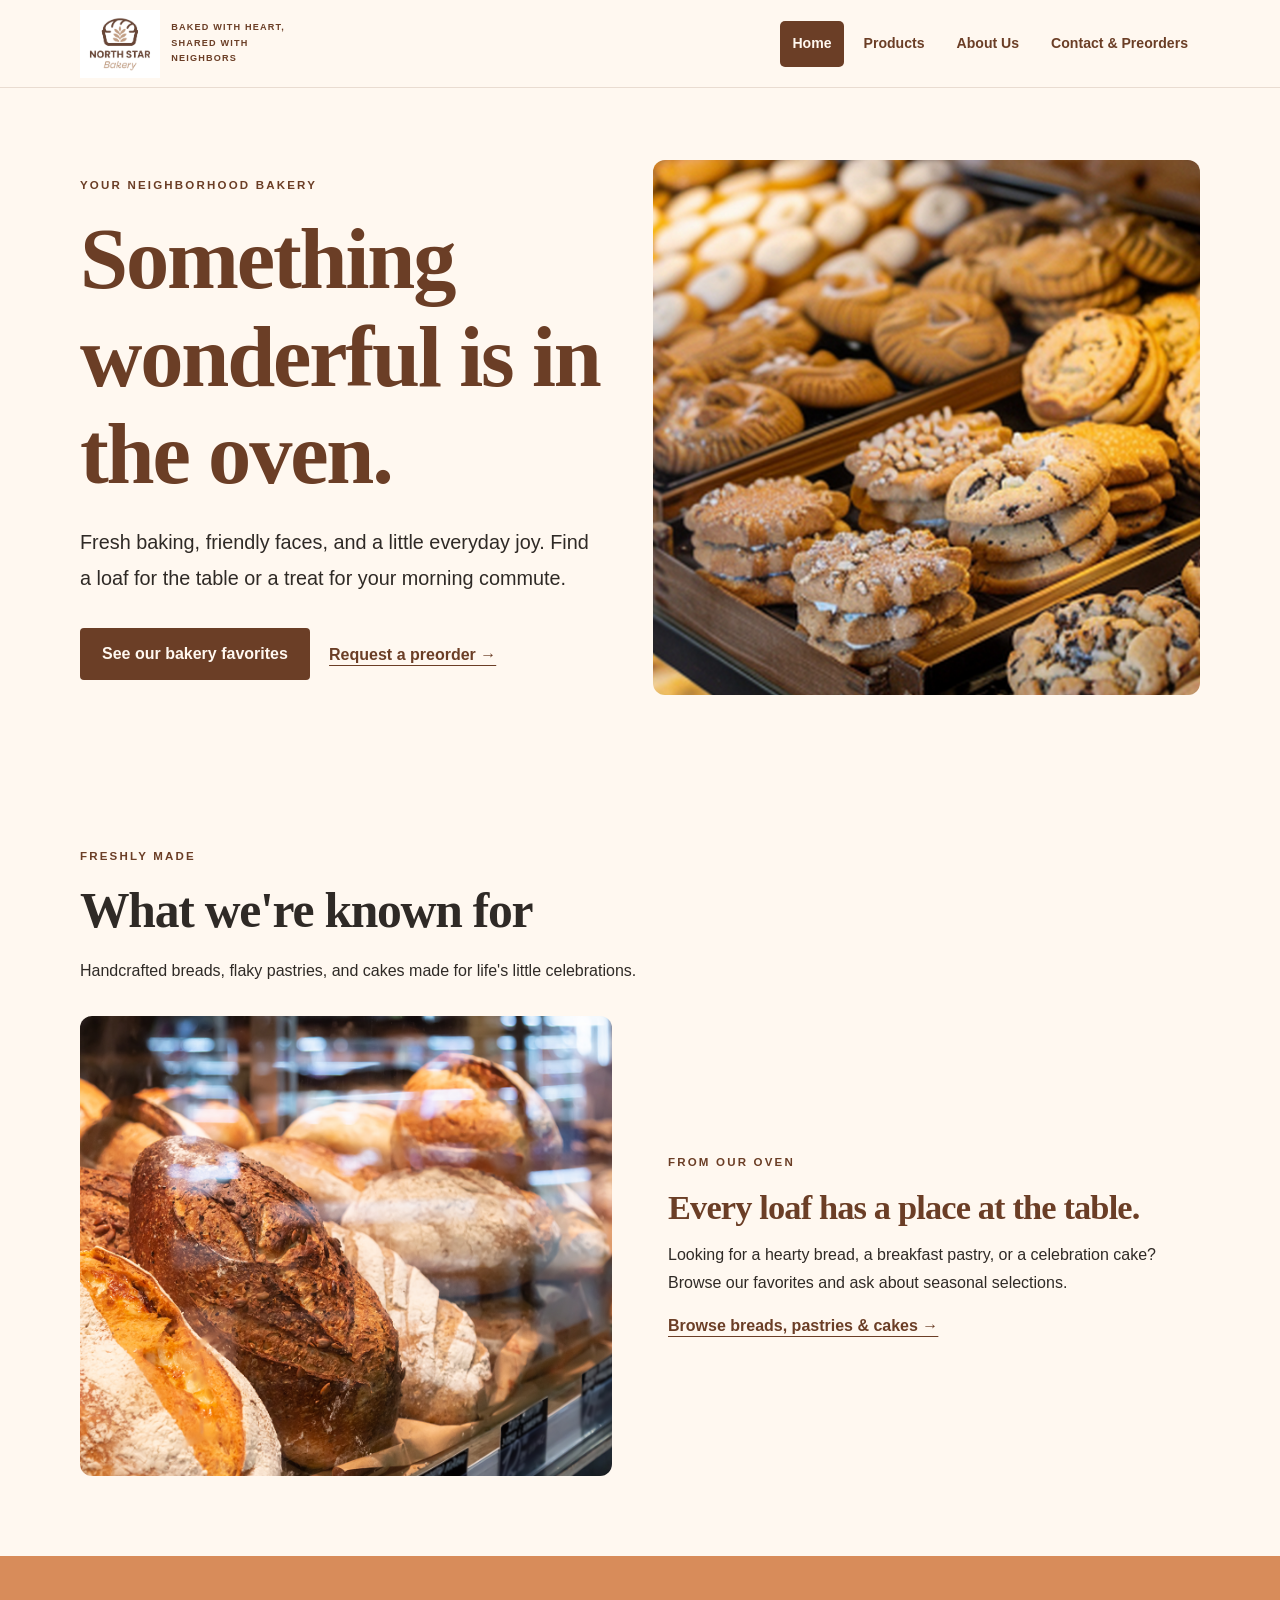
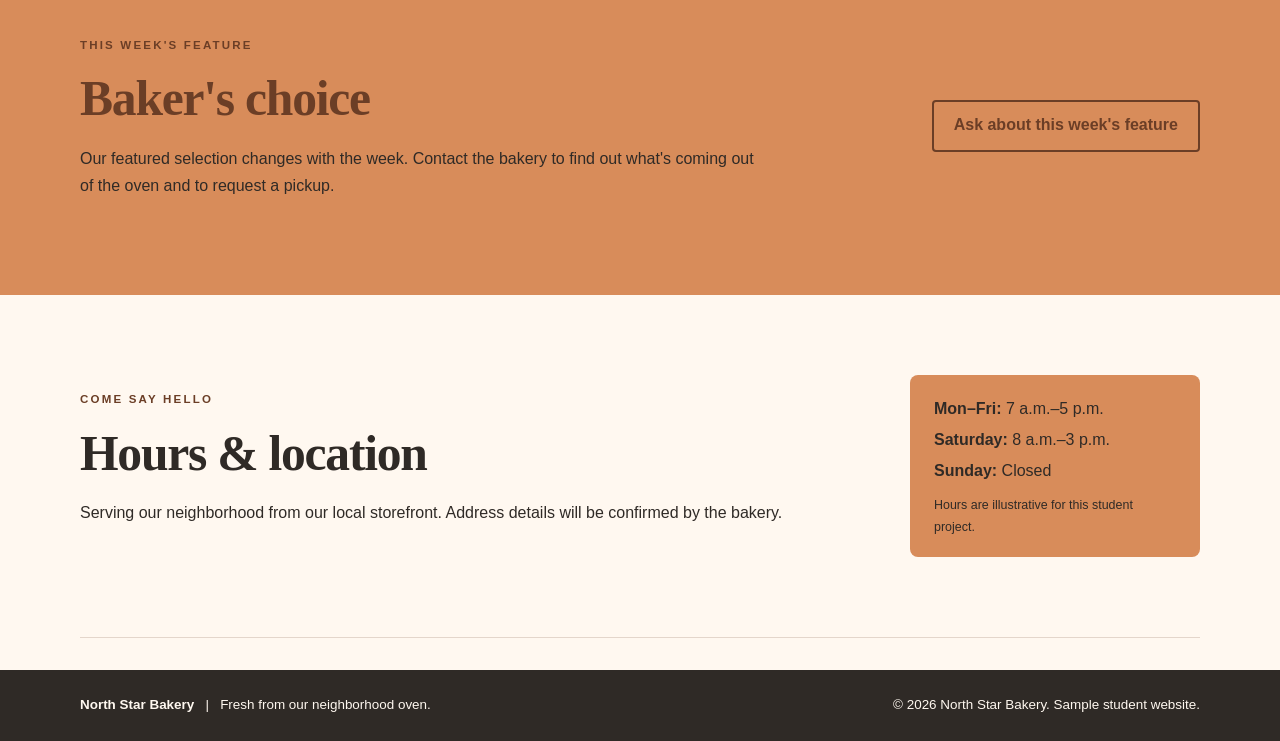
<file: index.html>
<!DOCTYPE html>
<html lang="en">
<head>
  <meta charset="UTF-8">
  <meta name="viewport" content="width=device-width, initial-scale=1.0">
  <meta name="description" content="Fresh breads, pastries, and celebration cakes at North Star Bakery.">
  <title>Home | North Star Bakery</title>
  <link rel="stylesheet" href="styles.css">
</head>
<body>
  <a class="skip-link" href="#main-content">Skip to main content</a>
  <header class="site-header">
    <div class="shell header-inner">
      <a class="brand" href="index.html" aria-label="North Star Bakery home">
        <img src="media/bakery-logo_c.png" alt="North Star Bakery logo" width="88" height="75">
        <span class="brand-caption">BAKED WITH HEART, SHARED WITH NEIGHBORS</span>
      </a>
      <nav aria-label="Main navigation">
        <ul class="nav-list">
          <li><a href="index.html" aria-current="page">Home</a></li>
          <li><a href="products.html">Products</a></li>
          <li><a href="about.html">About Us</a></li>
          <li><a href="contact.html">Contact &amp; Preorders</a></li>
        </ul>
      </nav>
    </div>
  </header>
  <main id="main-content">
    <section class="hero shell" aria-labelledby="welcome-heading">
      <div class="hero-copy">
        <p class="eyebrow">YOUR NEIGHBORHOOD BAKERY</p>
        <h1 id="welcome-heading">Something wonderful is in the oven.</h1>
        <p class="lead">Fresh baking, friendly faces, and a little everyday joy. Find a loaf for the table or a treat for your morning commute.</p>
        <div class="action-row">
          <a class="button" href="products.html">See our bakery favorites</a>
          <a class="text-link" href="contact.html">Request a preorder &rarr;</a>
        </div>
      </div>
      <picture class="hero-photo">
        <source media="(min-width: 760px)" srcset="media/bakery-feature-large_c.png">
        <img src="media/bakery-feature-small_c.png" alt="Fresh cookies and pastries arranged in a bakery display case" width="1200" height="1200">
      </picture>
    </section>

    <section class="section shell" aria-labelledby="known-for">
      <div class="section-intro">
        <p class="eyebrow">FRESHLY MADE</p>
        <h2 id="known-for">What we're known for</h2>
        <p>Handcrafted breads, flaky pastries, and cakes made for life's little celebrations.</p>
      </div>
      <div class="feature-layout">
        <img class="rounded-photo" src="media/bakery-bread_c.png" alt="Rustic golden-brown artisan bread loaves arranged in a bakery display" width="1200" height="1200" loading="lazy">
        <div class="feature-copy">
          <p class="eyebrow">FROM OUR OVEN</p>
          <h3>Every loaf has a place at the table.</h3>
          <p>Looking for a hearty bread, a breakfast pastry, or a celebration cake? Browse our favorites and ask about seasonal selections.</p>
          <a class="text-link" href="products.html">Browse breads, pastries &amp; cakes &rarr;</a>
        </div>
      </div>
    </section>

    <section class="section section-tint" aria-labelledby="weekly-feature">
      <div class="shell callout-layout">
        <div>
          <p class="eyebrow">THIS WEEK'S FEATURE</p>
          <h2 id="weekly-feature">Baker's choice</h2>
          <p>Our featured selection changes with the week. Contact the bakery to find out what's coming out of the oven and to request a pickup.</p>
        </div>
        <a class="button button-outline" href="contact.html">Ask about this week's feature</a>
      </div>
    </section>

    <section class="section shell visit-strip" aria-labelledby="visit-us">
      <div>
        <p class="eyebrow">COME SAY HELLO</p>
        <h2 id="visit-us">Hours &amp; location</h2>
        <p>Serving our neighborhood from our local storefront. Address details will be confirmed by the bakery.</p>
      </div>
      <div class="hours-block">
        <p><strong>Mon–Fri:</strong> 7 a.m.–5 p.m.</p>
        <p><strong>Saturday:</strong> 8 a.m.–3 p.m.</p>
        <p><strong>Sunday:</strong> Closed</p>
        <small>Hours are illustrative for this student project.</small>
      </div>
    </section>
  </main>
  <footer class="site-footer">
    <div class="shell footer-inner">
      <p><strong>North Star Bakery</strong> &nbsp; | &nbsp; Fresh from our neighborhood oven.</p>
      <p>&copy; 2026 North Star Bakery. Sample student website.</p>
    </div>
  </footer>
</body>
</html>
</file>
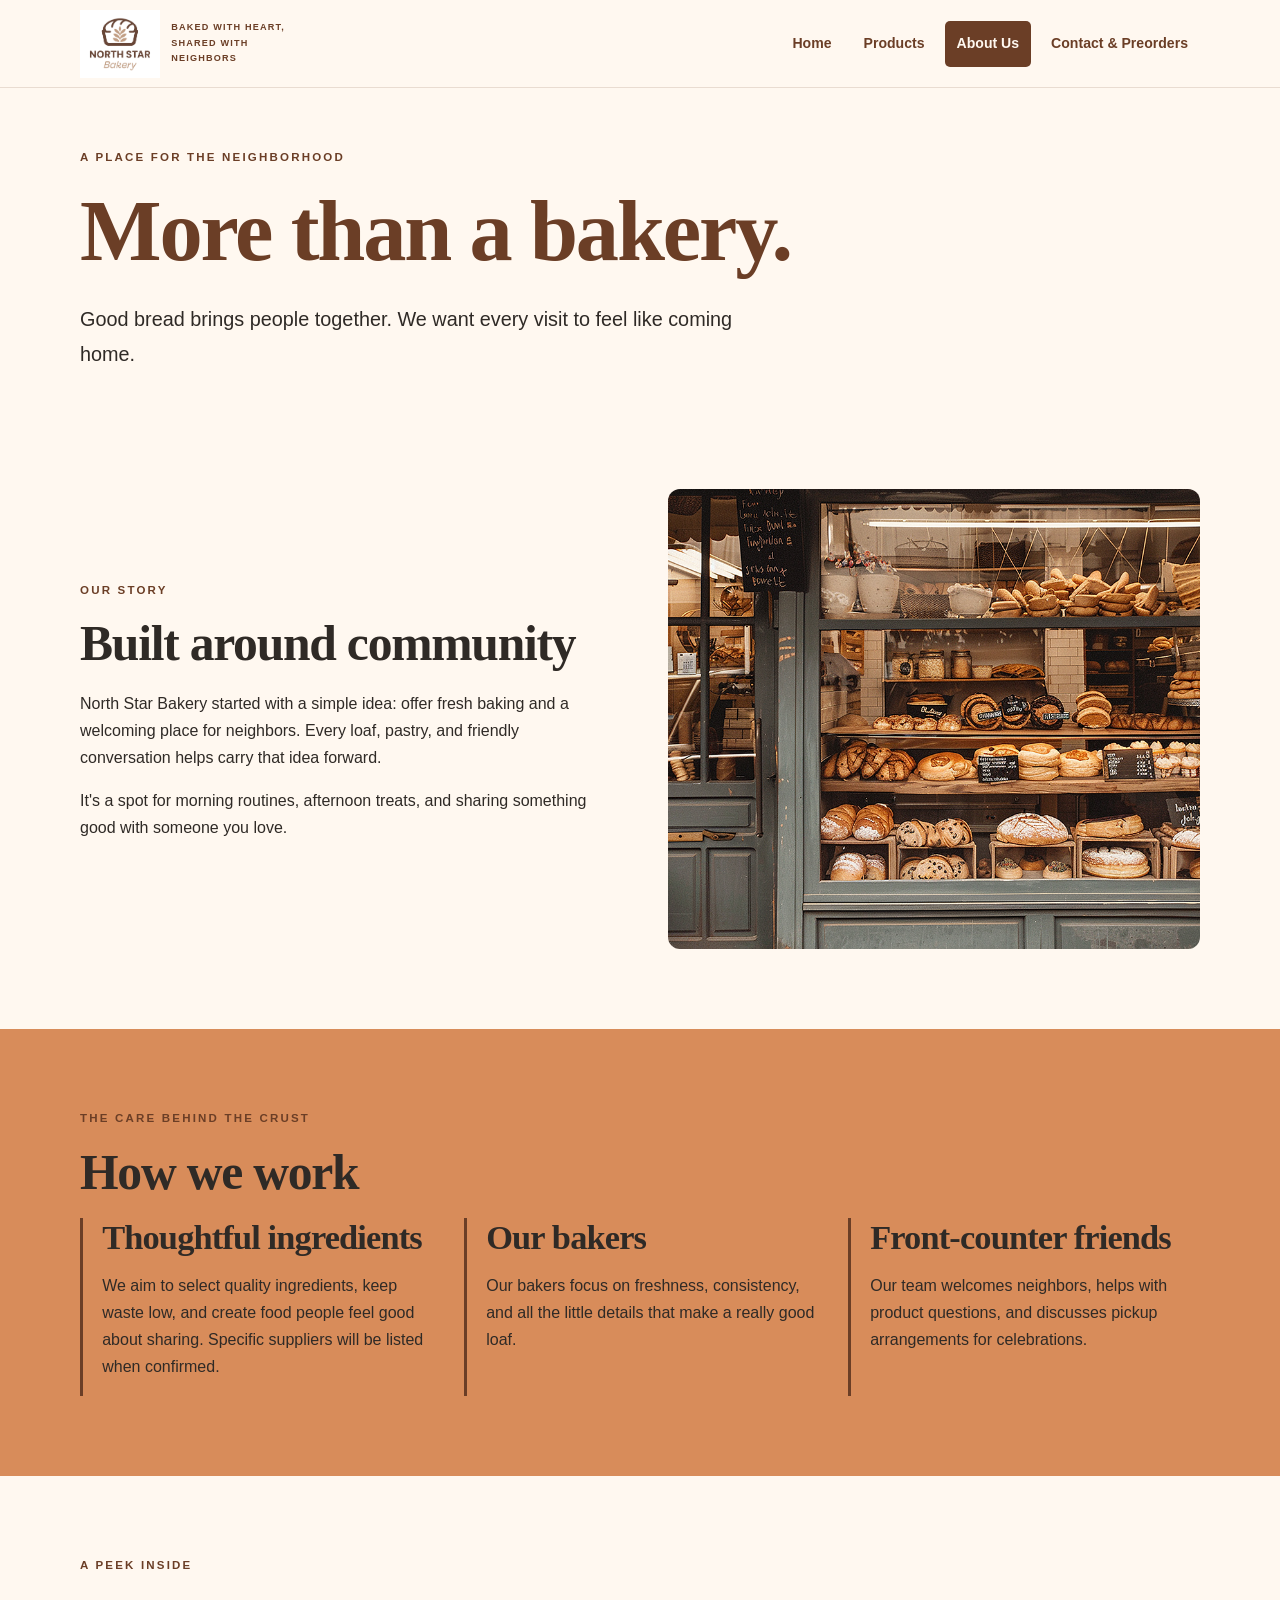
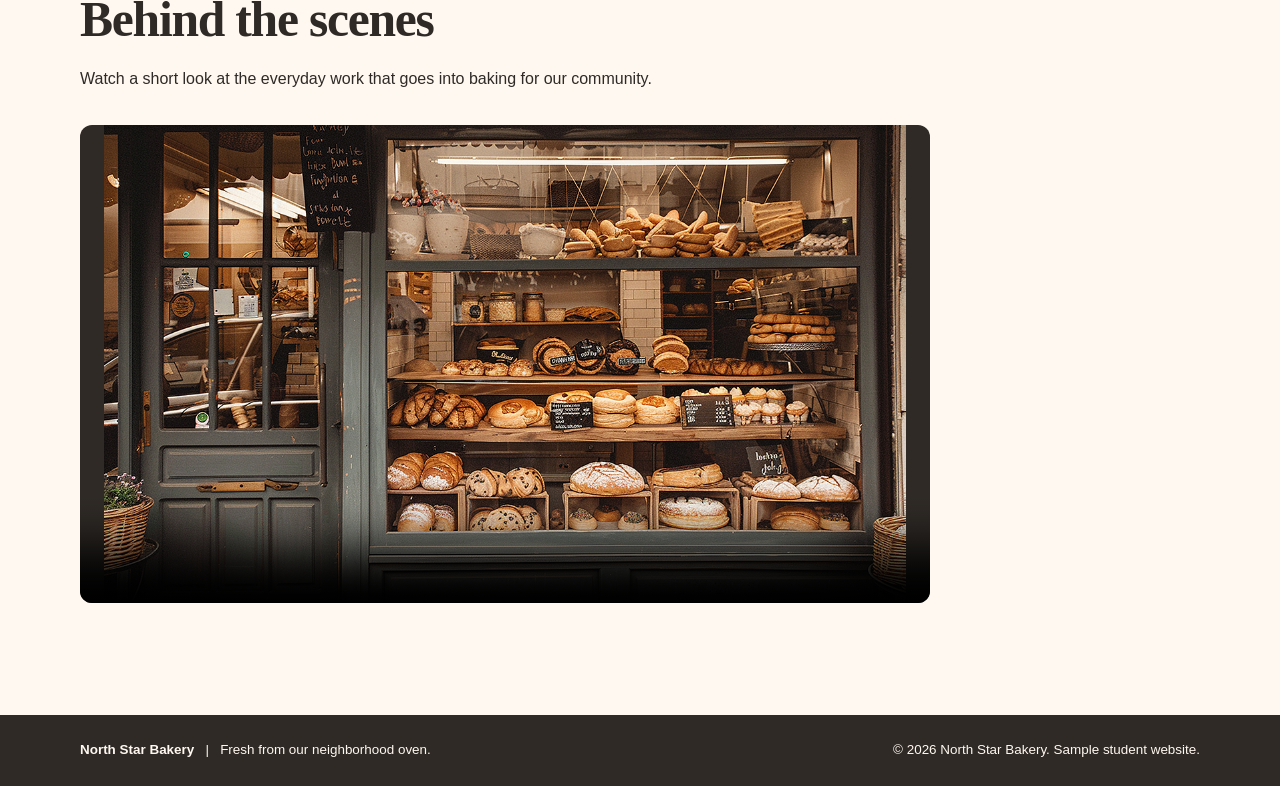
<file: about.html>
<!DOCTYPE html>
<html lang="en">
<head>
  <meta charset="UTF-8">
  <meta name="viewport" content="width=device-width, initial-scale=1.0">
  <meta name="description" content="Meet the people and the neighborhood spirit behind North Star Bakery.">
  <title>About Us | North Star Bakery</title>
  <link rel="stylesheet" href="styles.css">
</head>
<body>
  <a class="skip-link" href="#main-content">Skip to main content</a>
  <header class="site-header">
    <div class="shell header-inner">
      <a class="brand" href="index.html" aria-label="North Star Bakery home">
        <img src="media/bakery-logo_c.png" alt="North Star Bakery logo" width="88" height="75">
        <span class="brand-caption">BAKED WITH HEART, SHARED WITH NEIGHBORS</span>
      </a>
      <nav aria-label="Main navigation">
        <ul class="nav-list">
          <li><a href="index.html">Home</a></li>
          <li><a href="products.html">Products</a></li>
          <li><a href="about.html" aria-current="page">About Us</a></li>
          <li><a href="contact.html">Contact &amp; Preorders</a></li>
        </ul>
      </nav>
    </div>
  </header>
  <main id="main-content">
    <section class="page-hero shell">
      <p class="eyebrow">A PLACE FOR THE NEIGHBORHOOD</p>
      <h1>More than a bakery.</h1>
      <p class="lead narrow">Good bread brings people together. We want every visit to feel like coming home.</p>
    </section>

    <section class="section shell story-layout" aria-labelledby="story-heading">
      <div>
        <p class="eyebrow">OUR STORY</p>
        <h2 id="story-heading">Built around community</h2>
        <p>North Star Bakery started with a simple idea: offer fresh baking and a welcoming place for neighbors. Every loaf, pastry, and friendly conversation helps carry that idea forward.</p>
        <p>It's a spot for morning routines, afternoon treats, and sharing something good with someone you love.</p>
      </div>
      <img class="rounded-photo" src="media/bakery-storefront_c.png" alt="Neighborhood bakery storefront with a window filled with breads and pastries" width="1200" height="715" loading="lazy">
    </section>

    <section class="section section-tint" aria-labelledby="values-heading">
      <div class="shell">
        <p class="eyebrow">THE CARE BEHIND THE CRUST</p>
        <h2 id="values-heading">How we work</h2>
        <div class="values-grid">
          <article>
            <h3>Thoughtful ingredients</h3>
            <p>We aim to select quality ingredients, keep waste low, and create food people feel good about sharing. Specific suppliers will be listed when confirmed.</p>
          </article>
          <article>
            <h3>Our bakers</h3>
            <p>Our bakers focus on freshness, consistency, and all the little details that make a really good loaf.</p>
          </article>
          <article>
            <h3>Front-counter friends</h3>
            <p>Our team welcomes neighbors, helps with product questions, and discusses pickup arrangements for celebrations.</p>
          </article>
        </div>
      </div>
    </section>

    <section class="section shell" aria-labelledby="video-heading">
      <div class="section-intro">
        <p class="eyebrow">A PEEK INSIDE</p>
        <h2 id="video-heading">Behind the scenes</h2>
        <p>Watch a short look at the everyday work that goes into baking for our community.</p>
      </div>
      <video class="bakery-video" controls preload="metadata" playsinline poster="media/bakery-storefront_c.png">
        <source src="media/bakery-behind-scenes_c.mp4" type="video/mp4">
        Your browser does not support HTML video. Read the story and team sections above to learn more about our bakery.
      </video>
    </section>
  </main>
  <footer class="site-footer">
    <div class="shell footer-inner">
      <p><strong>North Star Bakery</strong> &nbsp; | &nbsp; Fresh from our neighborhood oven.</p>
      <p>&copy; 2026 North Star Bakery. Sample student website.</p>
    </div>
  </footer>
</body>
</html>
</file>
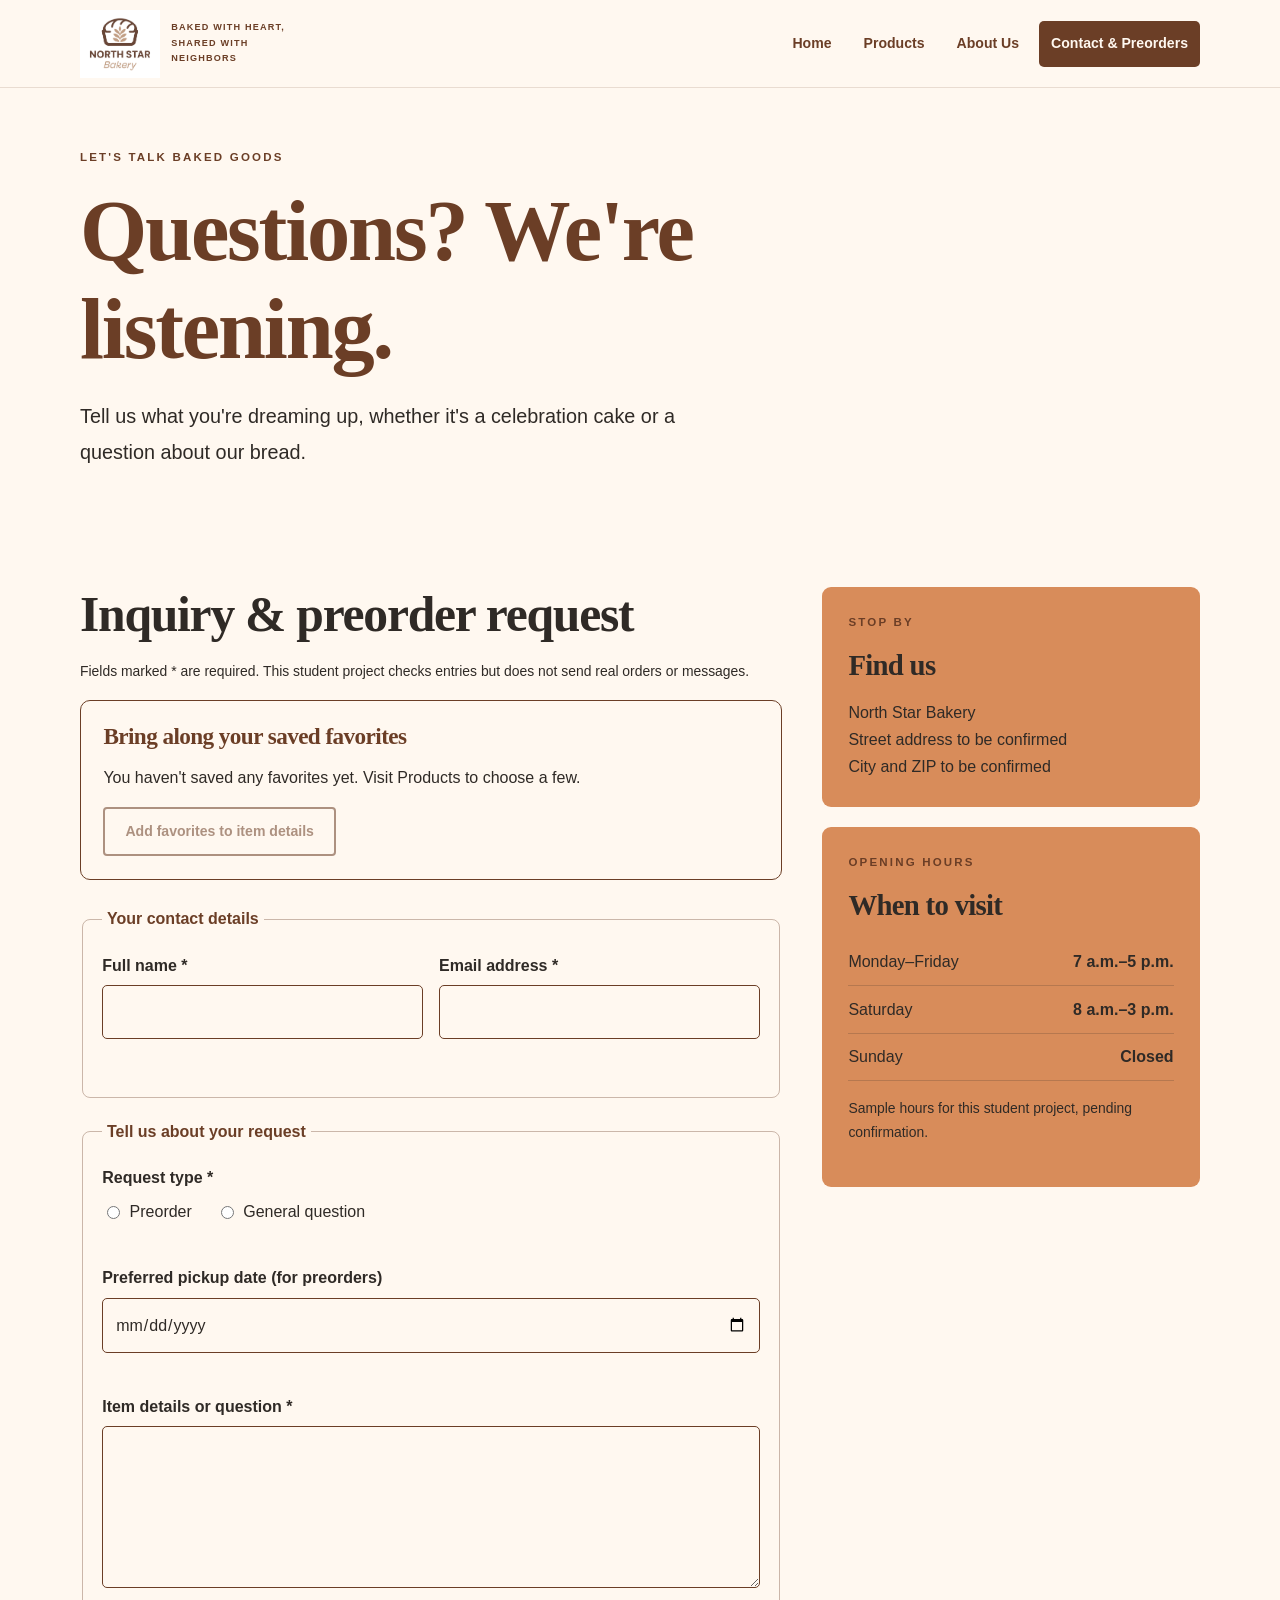
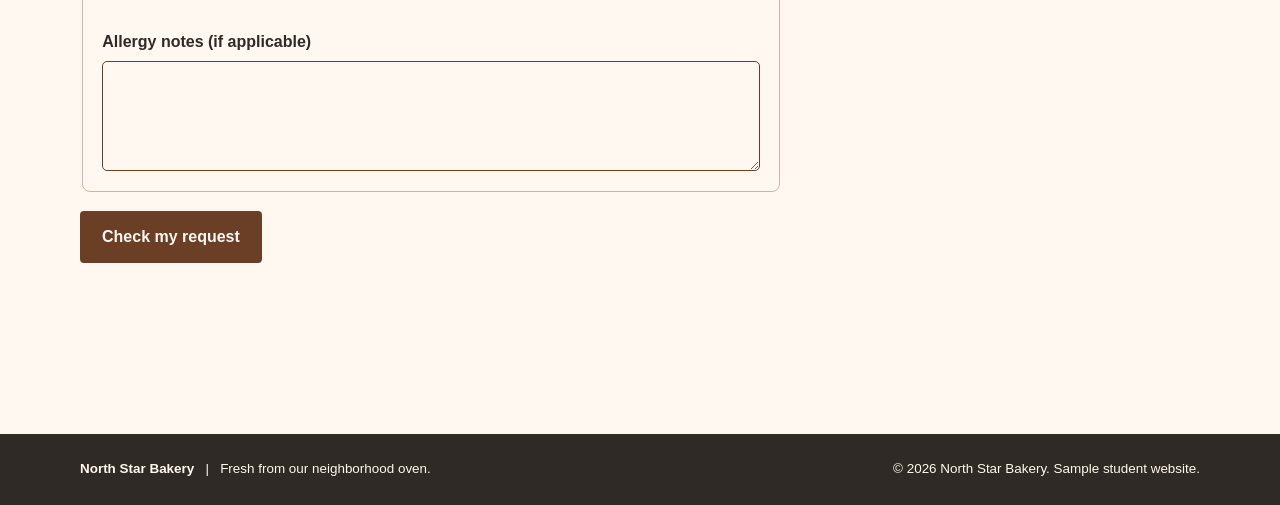
<file: contact.html>
<!DOCTYPE html>
<html lang="en">
<head>
  <meta charset="UTF-8">
  <meta name="viewport" content="width=device-width, initial-scale=1.0">
  <meta name="description" content="Ask a question or request a preorder from North Star Bakery.">
  <title>Contact & Preorders | North Star Bakery</title>
  <link rel="stylesheet" href="styles.css">
  <script src="script.js" defer></script>
</head>
<body>
  <a class="skip-link" href="#main-content">Skip to main content</a>
  <header class="site-header">
    <div class="shell header-inner">
      <a class="brand" href="index.html" aria-label="North Star Bakery home">
        <img src="media/bakery-logo_c.png" alt="North Star Bakery logo" width="88" height="75">
        <span class="brand-caption">BAKED WITH HEART, SHARED WITH NEIGHBORS</span>
      </a>
      <nav aria-label="Main navigation">
        <ul class="nav-list">
          <li><a href="index.html">Home</a></li>
          <li><a href="products.html">Products</a></li>
          <li><a href="about.html">About Us</a></li>
          <li><a href="contact.html" aria-current="page">Contact &amp; Preorders</a></li>
        </ul>
      </nav>
    </div>
  </header>
  <main id="main-content">
    <section class="page-hero shell">
      <p class="eyebrow">LET'S TALK BAKED GOODS</p>
      <h1>Questions? We're listening.</h1>
      <p class="lead narrow">Tell us what you're dreaming up, whether it's a celebration cake or a question about our bread.</p>
    </section>

    <section class="section shell contact-layout" aria-labelledby="form-heading">
      <div class="form-panel">
        <h2 id="form-heading">Inquiry &amp; preorder request</h2>
        <p class="muted-note">Fields marked * are required. This student project checks entries but does not send real orders or messages.</p>
        <div class="saved-order-box" aria-labelledby="saved-order-heading">
          <h3 id="saved-order-heading">Bring along your saved favorites</h3>
          <p id="form-favorites-hint">Your saved product choices will appear here.</p>
          <ul id="form-favorites-list" class="favorites-list"></ul>
          <button id="fill-favorites" class="button button-outline" type="button" disabled>Add favorites to item details</button>
        </div>
        <form id="preorder-form" action="#" method="post" novalidate>
          <fieldset>
            <legend>Your contact details</legend>
            <div class="form-row">
              <div class="field">
                <label for="full-name">Full name *</label>
                <input id="full-name" name="full_name" type="text" autocomplete="name" minlength="2" maxlength="80" aria-describedby="full-name-error" required>
                <span id="full-name-error" class="field-error" aria-live="polite"></span>
              </div>
              <div class="field">
                <label for="email">Email address *</label>
                <input id="email" name="email" type="email" autocomplete="email" aria-describedby="email-error" required>
                <span id="email-error" class="field-error" aria-live="polite"></span>
              </div>
            </div>
          </fieldset>

          <fieldset>
            <legend>Tell us about your request</legend>
            <div class="field">
              <span class="field-label" id="request-label">Request type *</span>
              <div class="radio-row" role="group" aria-labelledby="request-label" aria-describedby="request-type-error request-memory-note">
                <label class="radio-option" for="preorder"><input id="preorder" name="request_type" type="radio" value="preorder" required> Preorder</label>
                <label class="radio-option" for="question"><input id="question" name="request_type" type="radio" value="question"> General question</label>
              </div>
              <span id="request-type-error" class="field-error" aria-live="polite"></span>
              <p id="request-memory-note" class="muted-note" role="status" aria-live="polite"></p>
            </div>
            <div class="field">
              <label for="pickup-date">Preferred pickup date (for preorders)</label>
              <input id="pickup-date" name="pickup_date" type="date" aria-describedby="pickup-date-error">
              <span id="pickup-date-error" class="field-error" aria-live="polite"></span>
            </div>
            <div class="field">
              <label for="item-details">Item details or question *</label>
              <textarea id="item-details" name="item_details" rows="5" minlength="10" maxlength="500" aria-describedby="item-details-error" required></textarea>
              <span id="item-details-error" class="field-error" aria-live="polite"></span>
            </div>
            <div class="field">
              <label for="allergy-notes">Allergy notes (if applicable)</label>
              <textarea id="allergy-notes" name="allergy_notes" rows="3" maxlength="300"></textarea>
            </div>
          </fieldset>
          <button class="button" type="submit">Check my request</button>
          <p id="form-status" class="form-status" role="status" aria-live="polite"></p>
        </form>
      </div>

      <aside class="contact-sidebar" aria-label="Visit the bakery">
        <div class="info-panel">
          <p class="eyebrow">STOP BY</p>
          <h2>Find us</h2>
          <address>North Star Bakery<br>Street address to be confirmed<br>City and ZIP to be confirmed</address>
        </div>
        <div class="info-panel">
          <p class="eyebrow">OPENING HOURS</p>
          <h2>When to visit</h2>
          <ul class="hours-list">
            <li><span>Monday–Friday</span><strong>7 a.m.–5 p.m.</strong></li>
            <li><span>Saturday</span><strong>8 a.m.–3 p.m.</strong></li>
            <li><span>Sunday</span><strong>Closed</strong></li>
          </ul>
          <p class="muted-note">Sample hours for this student project, pending confirmation.</p>
        </div>
      </aside>
    </section>
  </main>
  <footer class="site-footer">
    <div class="shell footer-inner">
      <p><strong>North Star Bakery</strong> &nbsp; | &nbsp; Fresh from our neighborhood oven.</p>
      <p>&copy; 2026 North Star Bakery. Sample student website.</p>
    </div>
  </footer>
</body>
</html>
</file>
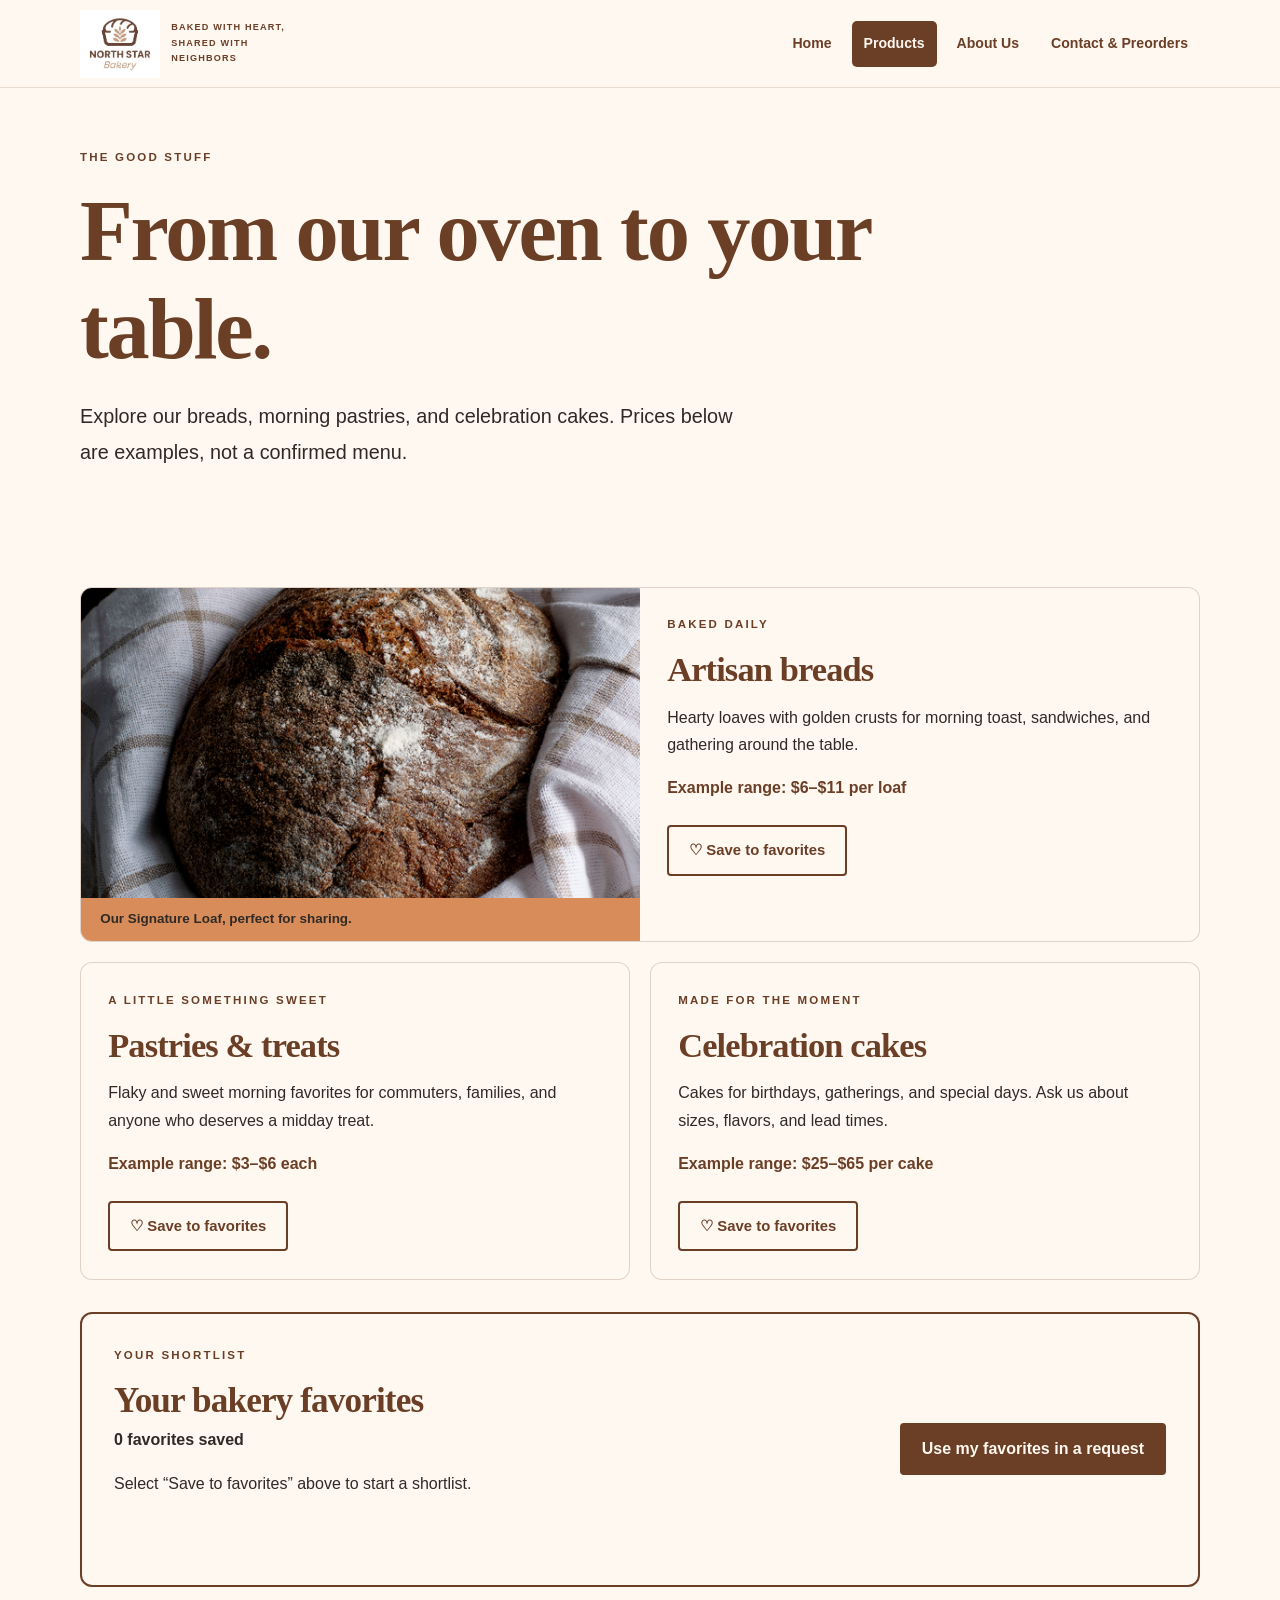
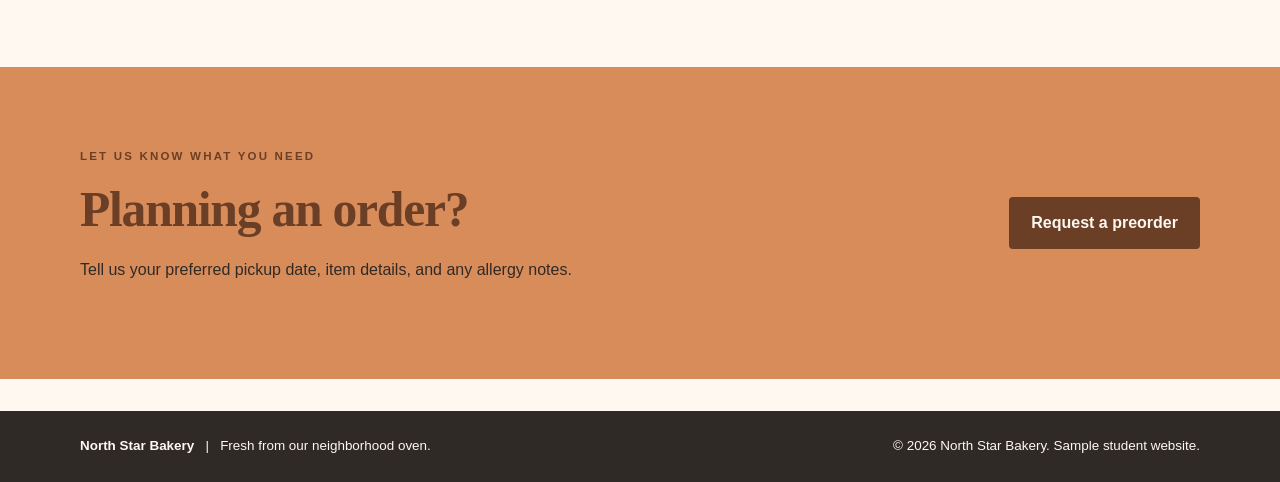
<file: products.html>
<!DOCTYPE html>
<html lang="en">
<head>
  <meta charset="UTF-8">
  <meta name="viewport" content="width=device-width, initial-scale=1.0">
  <meta name="description" content="Explore handmade bread, pastries, and celebration cakes at North Star Bakery.">
  <title>Our Products | North Star Bakery</title>
  <link rel="stylesheet" href="styles.css">
  <script src="script.js" defer></script>
</head>
<body>
  <a class="skip-link" href="#main-content">Skip to main content</a>
  <header class="site-header">
    <div class="shell header-inner">
      <a class="brand" href="index.html" aria-label="North Star Bakery home">
        <img src="media/bakery-logo_c.png" alt="North Star Bakery logo" width="88" height="75">
        <span class="brand-caption">BAKED WITH HEART, SHARED WITH NEIGHBORS</span>
      </a>
      <nav aria-label="Main navigation">
        <ul class="nav-list">
          <li><a href="index.html">Home</a></li>
          <li><a href="products.html" aria-current="page">Products</a></li>
          <li><a href="about.html">About Us</a></li>
          <li><a href="contact.html">Contact &amp; Preorders</a></li>
        </ul>
      </nav>
    </div>
  </header>
  <main id="main-content">
    <section class="page-hero shell">
      <p class="eyebrow">THE GOOD STUFF</p>
      <h1>From our oven to your table.</h1>
      <p class="lead narrow">Explore our breads, morning pastries, and celebration cakes. Prices below are examples, not a confirmed menu.</p>
    </section>

    <section class="section shell" aria-labelledby="products-heading">
      <h2 class="visually-hidden" id="products-heading">Bakery product categories</h2>
      <div class="product-grid">
        <article class="product-card product-feature" aria-labelledby="bread-heading">
          <figure>
            <img src="media/bakery-signature-loaf_c.png" alt="Round rustic Signature Loaf with a flour-dusted crust resting on a linen towel" width="1200" height="1200">
            <figcaption>Our Signature Loaf, perfect for sharing.</figcaption>
          </figure>
          <div class="product-content">
            <p class="eyebrow">BAKED DAILY</p>
            <h3 id="bread-heading">Artisan breads</h3>
            <p>Hearty loaves with golden crusts for morning toast, sandwiches, and gathering around the table.</p>
            <p class="price">Example range: $6–$11 per loaf</p>
            <button class="button button-outline favorite-button" type="button" data-favorite-id="bread" aria-pressed="false">♡ Save to favorites</button>
          </div>
        </article>
        <article class="product-card" aria-labelledby="pastry-heading">
          <div class="product-content">
            <p class="eyebrow">A LITTLE SOMETHING SWEET</p>
            <h3 id="pastry-heading">Pastries &amp; treats</h3>
            <p>Flaky and sweet morning favorites for commuters, families, and anyone who deserves a midday treat.</p>
            <p class="price">Example range: $3–$6 each</p>
            <button class="button button-outline favorite-button" type="button" data-favorite-id="pastries" aria-pressed="false">♡ Save to favorites</button>
          </div>
        </article>
        <article class="product-card" aria-labelledby="cake-heading">
          <div class="product-content">
            <p class="eyebrow">MADE FOR THE MOMENT</p>
            <h3 id="cake-heading">Celebration cakes</h3>
            <p>Cakes for birthdays, gatherings, and special days. Ask us about sizes, flavors, and lead times.</p>
            <p class="price">Example range: $25–$65 per cake</p>
            <button class="button button-outline favorite-button" type="button" data-favorite-id="cakes" aria-pressed="false">♡ Save to favorites</button>
          </div>
        </article>
      </div>
      <div class="saved-favorites" aria-labelledby="saved-favorites-heading">
        <div>
          <p class="eyebrow">YOUR SHORTLIST</p>
          <h2 id="saved-favorites-heading">Your bakery favorites</h2>
          <p id="favorite-count" class="saved-count">0 favorites saved</p>
          <p id="favorites-empty">Select “Save to favorites” above to start a shortlist.</p>
          <ul id="favorite-list" class="favorites-list"></ul>
          <p id="favorite-feedback" class="feedback-note" role="status" aria-live="polite"></p>
        </div>
        <a id="favorites-preorder-link" class="button" href="contact.html" hidden>Use my favorites in a request</a>
      </div>
    </section>

    <section class="section section-tint" aria-labelledby="orders-heading">
      <div class="shell callout-layout">
        <div>
          <p class="eyebrow">LET US KNOW WHAT YOU NEED</p>
          <h2 id="orders-heading">Planning an order?</h2>
          <p>Tell us your preferred pickup date, item details, and any allergy notes.</p>
        </div>
        <a class="button" href="contact.html">Request a preorder</a>
      </div>
    </section>
  </main>
  <footer class="site-footer">
    <div class="shell footer-inner">
      <p><strong>North Star Bakery</strong> &nbsp; | &nbsp; Fresh from our neighborhood oven.</p>
      <p>&copy; 2026 North Star Bakery. Sample student website.</p>
    </div>
  </footer>
</body>
</html>
</file>
<file: styles.css>
/* North Star Bakery: Touchstone 3 visual design system */
:root {
  --cream: #FFF8F0;
  --brown: #6B3E26;
  --peach: #D88C5A;
  --charcoal: #2F2A26;
  --sans: Arial, sans-serif;
  --serif: Georgia, serif;
}
*, *::before, *::after { box-sizing: border-box; }
html { scroll-behavior: smooth; }
body { margin: 0; background: var(--cream); color: var(--charcoal); font-family: var(--sans); font-size: 1rem; line-height: 1.7; }
img, video { display: block; max-width: 100%; }
a { color: var(--brown); }
a:hover { text-decoration-thickness: 2px; }
button, input, textarea { font: inherit; }
h1, h2, h3, p, figure { margin-top: 0; }
h1, h2, h3 { font-family: var(--serif); font-weight: 700; line-height: 1.13; letter-spacing: -.025em; }
h1 { font-size: clamp(2.65rem, 8vw, 5.4rem); margin-bottom: 1.3rem; }
h2 { font-size: clamp(2rem, 5vw, 3.1rem); margin-bottom: 1.1rem; }
h3 { font-size: clamp(1.45rem, 3vw, 2.15rem); margin-bottom: .9rem; }
p { margin-bottom: 1rem; }
.shell { width: min(1120px, calc(100% - 2.5rem)); margin-inline: auto; }
.skip-link { position: absolute; top: -100px; left: 1rem; z-index: 10; background: var(--brown); color: var(--cream); padding: .65rem 1rem; }
.skip-link:focus { top: 1rem; }
:focus-visible { outline: 3px solid var(--brown); outline-offset: 4px; }
.visually-hidden { position: absolute; width: 1px; height: 1px; padding: 0; margin: -1px; overflow: hidden; clip: rect(0,0,0,0); white-space: nowrap; border: 0; }
.site-header { border-bottom: 1px solid rgba(107,62,38,.15); }
.header-inner { display: flex; flex-direction: column; align-items: center; padding-block: .6rem 1rem; gap: .6rem; }
.brand { display: flex; align-items: center; flex-direction: column; gap: .15rem; text-decoration: none; color: var(--brown); text-align: center; }
.brand img { width: 88px; height: auto; }
.brand-caption { font-size: .57rem; font-weight: 700; letter-spacing: .13em; }
.nav-list { list-style: none; padding: 0; margin: 0; display: flex; flex-wrap: wrap; justify-content: center; gap: .15rem .5rem; }
.nav-list a { display: block; border-radius: 5px; padding: .55rem .6rem; font-weight: 700; font-size: .88rem; text-decoration: none; white-space: nowrap; }
.nav-list a:hover, .nav-list a[aria-current="page"] { background: var(--brown); color: var(--cream); }
.eyebrow { color: var(--brown); font-family: var(--sans); font-size: .72rem; font-weight: 800; letter-spacing: .19em; text-transform: uppercase; margin-bottom: 1rem; }
.lead { font-size: clamp(1.06rem, 2.3vw, 1.24rem); line-height: 1.8; }
.narrow { max-width: 670px; }
.hero { display: flex; flex-direction: column; padding-block: 2.5rem 3rem; gap: 2rem; }
.hero-copy { max-width: 600px; align-self: center; }
.hero h1 { color: var(--brown); }
.hero-photo { display: block; min-width: 0; align-self: stretch; }
.hero-photo img { width: 100%; height: 340px; object-fit: cover; object-position: center; border-radius: 12px; }
.action-row { display: flex; flex-wrap: wrap; align-items: center; gap: 1.2rem; margin-top: 2rem; }
.button { display: inline-block; border: 2px solid var(--brown); border-radius: 4px; padding: .8rem 1.25rem; color: var(--cream); background: var(--brown); font-weight: 700; line-height: 1.4; text-decoration: none; text-align: center; cursor: pointer; }
.button:hover { background: var(--charcoal); border-color: var(--charcoal); color: var(--cream); }
.button-outline { color: var(--brown); background: transparent; }
.button-outline:hover { color: var(--cream); }
.text-link { color: var(--brown); font-weight: 800; text-underline-offset: 5px; }
.section { padding-block: 3.5rem; }
.section-intro { max-width: 620px; margin-bottom: 2rem; }
.section-tint { background: var(--peach); }
.feature-layout, .story-layout, .callout-layout, .contact-layout, .visit-strip, .values-grid, .product-grid { display: flex; flex-direction: column; gap: 1.75rem; }
.rounded-photo { width: 100%; max-height: 460px; object-fit: cover; border-radius: 12px; }
.feature-copy { align-self: center; }
.feature-copy h3 { color: var(--brown); }
.callout-layout { align-items: flex-start; }
.callout-layout h2 { color: var(--brown); }
.visit-strip { border-bottom: 1px solid rgba(107,62,38,.18); }
.hours-block { padding: 1.2rem 1.5rem; background: var(--peach); border-radius: 8px; }
.hours-block p { margin-bottom: .25rem; }
.hours-block small { display: block; margin-top: .7rem; font-size: .78rem; }
.page-hero { padding-block: 3.7rem 1.25rem; }
.page-hero h1 { max-width: 820px; color: var(--brown); }
.product-card { border: 1px solid rgba(107,62,38,.2); border-radius: 12px; overflow: hidden; background: var(--cream); }
.product-card figure { margin: 0; }
.product-card img { width: 100%; max-height: 345px; object-fit: cover; }
.product-card figcaption { padding: .65rem 1.2rem; background: var(--peach); font-size: .84rem; font-weight: 700; }
.product-content { padding: 1.7rem; }
.product-content h3 { color: var(--brown); }
.price { font-weight: 800; color: var(--brown); }
.story-layout > div { align-self: center; }
.values-grid article { border-left: 3px solid var(--brown); padding-left: 1.2rem; }
.bakery-video { width: min(100%, 850px); background: var(--charcoal); border-radius: 12px; aspect-ratio: 16 / 9; }
.form-panel { min-width: 0; }
form { display: flex; flex-direction: column; gap: 1.2rem; }
fieldset { min-width: 0; border: 1px solid rgba(107,62,38,.35); border-radius: 8px; padding: 1.2rem; }
legend { color: var(--brown); font-weight: 800; padding-inline: .3rem; }
.form-row { display: flex; flex-direction: column; gap: 1rem; }
.field { margin-bottom: 1rem; }
.field:last-child { margin-bottom: 0; }
label:not(.radio-option), .field-label { display: block; font-weight: 700; color: var(--charcoal); margin-bottom: .4rem; }
input:not([type="radio"]), textarea { display: block; width: 100%; padding: .75rem; border: 1px solid var(--brown); background: var(--cream); border-radius: 5px; color: var(--charcoal); }
textarea { min-height: 110px; resize: vertical; }
.radio-row { display: flex; flex-wrap: wrap; gap: .4rem 1.5rem; }
.radio-option { display: flex; align-items: center; gap: .4rem; cursor: pointer; }
input[type="radio"] { accent-color: var(--brown); }
form .button { align-self: flex-start; }
.muted-note { font-size: .87rem; }
.contact-sidebar { display: flex; flex-direction: column; gap: 1.25rem; }
.info-panel { border-radius: 9px; background: var(--peach); padding: 1.65rem; }
.info-panel h2 { font-size: 1.8rem; }
address { font-style: normal; }
.hours-list { list-style: none; padding: 0; margin: 0 0 1rem; }
.hours-list li { display: flex; justify-content: space-between; flex-wrap: wrap; gap: .3rem 1rem; border-bottom: 1px solid rgba(47,42,38,.2); padding: .6rem 0; }
.site-footer { color: var(--cream); background: var(--charcoal); margin-top: 2rem; }
.footer-inner { display: flex; flex-direction: column; gap: .25rem; justify-content: space-between; padding-block: 1.5rem; }
.footer-inner p { margin: 0; font-size: .84rem; }
@media (min-width: 760px) {
  .shell { width: min(1120px, calc(100% - 4rem)); }
  .header-inner { flex-direction: row; justify-content: space-between; padding-block: .6rem; }
  .brand { flex-direction: row; gap: .7rem; text-align: left; }
  .brand img { width: 80px; }
  .brand-caption { max-width: 125px; }
  .nav-list { justify-content: flex-end; }
  .nav-list a { padding: .7rem .75rem; }
  .hero { flex-direction: row; align-items: center; padding-block: 4.5rem; gap: 3rem; }
  .hero-copy { flex: 1 1 49%; }
  .hero-photo { flex: 1 1 51%; }
  .hero-photo img { height: 465px; }
  .feature-layout, .story-layout { flex-direction: row; align-items: center; gap: 3.5rem; }
  .feature-layout > *, .story-layout > * { flex: 1 1 0; min-width: 0; }
  .feature-layout > img, .story-layout > img { width: 50%; }
  .callout-layout, .visit-strip { flex-direction: row; justify-content: space-between; align-items: center; gap: 3rem; }
  .callout-layout > div { max-width: 680px; }
  .hours-block { flex: 0 0 290px; }
  .product-grid { flex-direction: row; flex-wrap: wrap; gap: 1.25rem; align-items: stretch; }
  .product-card { flex: 1 1 calc(50% - 1.25rem); }
  .product-feature { flex-basis: 100%; display: flex; }
  .product-feature > * { width: 50%; }
  .product-feature figure { display: flex; flex-direction: column; }
  .product-feature img { height: 290px; }
  .values-grid { flex-direction: row; gap: 2rem; }
  .values-grid article { flex: 1 1 0; }
  .contact-layout { flex-direction: row; align-items: flex-start; gap: 2.5rem; }
  .form-panel { flex: 1 1 65%; }
  .contact-sidebar { flex: 1 1 35%; }
  .form-row { flex-direction: row; }
  .form-row .field { flex: 1 1 0; min-width: 0; }
  .footer-inner { flex-direction: row; align-items: center; }
}
@media (min-width: 1080px) {
  .hero-photo img { height: 535px; }
  .product-feature img { height: 310px; }
  .section { padding-block: 5rem; }
}
@media (prefers-reduced-motion: reduce) {
  html { scroll-behavior: auto; }
}

/* Touchstone 4: interactive favorites, accessible validation and browser storage. */
.favorite-button { margin-top: .5rem; font-size: .93rem; }
.favorite-button[aria-pressed="true"] { background: var(--brown); color: var(--cream); }
.saved-favorites { display: flex; flex-direction: column; gap: 1rem; padding: 1.6rem; border: 2px solid var(--brown); border-radius: 12px; margin-top: 2rem; }
.saved-favorites h2 { font-size: clamp(1.7rem, 4vw, 2.2rem); color: var(--brown); margin-bottom: .35rem; }
.saved-count { font-weight: 700; }
.favorites-list { padding-left: 1.4rem; margin-block: .5rem 1rem; }
.favorites-list li { margin-bottom: .3rem; }
.feedback-note { color: var(--brown); font-weight: 700; min-height: 1.5em; }
.saved-order-box { border: 1px solid var(--brown); border-radius: 10px; padding: 1.4rem; margin-bottom: 1.6rem; }
.saved-order-box h3 { color: var(--brown); font-size: 1.45rem; }
.saved-order-box .button { font-size: .88rem; }
.button:disabled { cursor: not-allowed; opacity: .55; }
/* Validation errors: vivid red is a functional warning, not a brand color. */
.field-error {
  display: block;
  color: #A10E21;
  font-size: .94rem;
  font-weight: 800;
  min-height: 1.25em;
  margin-top: .3rem;
}
.field-error:not(:empty)::before { content: "⚠ "; }

[aria-invalid="true"]:not([type="radio"]) {
  border: 3px solid #D71935;
  background: #FFF0F2;
  box-shadow: 0 0 0 2px rgba(215, 25, 53, .14);
}
[aria-invalid="true"]:not([type="radio"]):focus-visible {
  outline: 3px solid #D71935;
  outline-offset: 3px;
}
.field:has([aria-invalid="true"]) > label,
.field:has([aria-invalid="true"]) > .field-label {
  color: #A10E21;
}
.radio-row:has(input[aria-invalid="true"]) {
  border: 3px solid #D71935;
  background: #FFF0F2;
  border-radius: 6px;
  padding: .45rem .6rem;
  outline: 2px solid rgba(215, 25, 53, .14);
  outline-offset: 2px;
}
.radio-row:has(input[aria-invalid="true"]):focus-within {
  outline: 3px solid #D71935;
  outline-offset: 3px;
}
.form-status { font-weight: 700; min-height: 1.5em; max-width: 45rem; }
.form-status:not(:empty) { margin-top: .5rem; }
@media (min-width: 760px) {
  .saved-favorites { flex-direction: row; justify-content: space-between; align-items: center; padding: 2rem; }
  .saved-favorites > div { flex: 1 1 auto; }
  .saved-favorites .button { max-width: 270px; }
}
</file>
